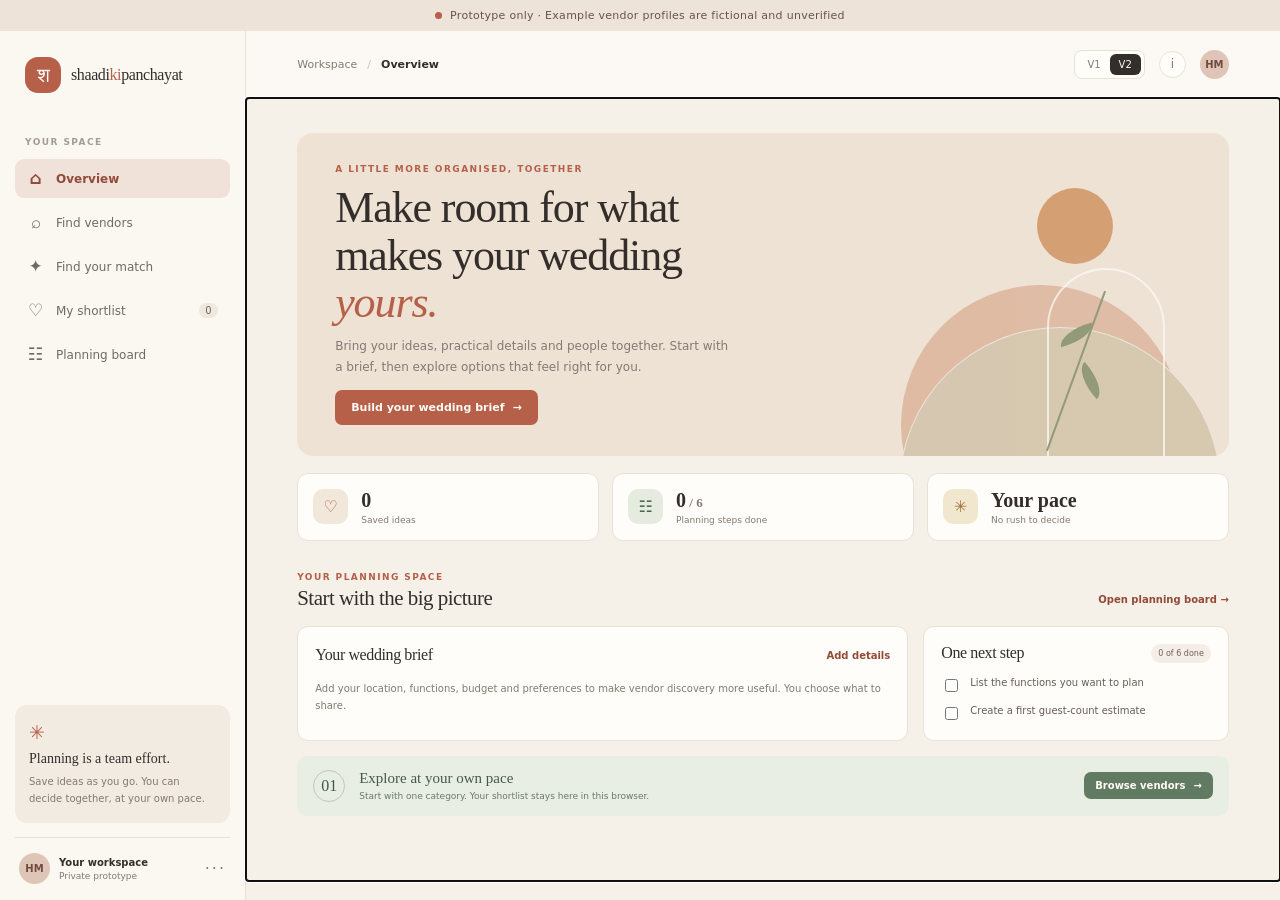
<file: himani app project/index.html>
<!doctype html>
<html lang="en">
  <head>
    <meta charset="utf-8" />
    <meta name="viewport" content="width=device-width, initial-scale=1" />
    <meta name="theme-color" content="#f6f1e8" />
    <meta
      name="description"
      content="Shaadikipanchayat is a wedding vendor discovery and planning prototype."
    />
    <title>Shaadikipanchayat — plan together</title>
    <link rel="stylesheet" href="./styles.css?v=6" />
    <script src="./app.js?v=6" defer></script>
  </head>
  <body>
    <div class="prototype-banner">
      <span class="banner-dot" aria-hidden="true"></span>
      Prototype only · Example vendor profiles are fictional and unverified
    </div>
    <div class="app-shell">
      <aside class="sidebar" aria-label="Main navigation">
        <a class="brand" href="#" data-nav="home" aria-label="Shaadikipanchayat home">
          <span class="brand-mark" aria-hidden="true">श</span>
          <span class="brand-name">shaadi<span>ki</span>panchayat</span>
        </a>
        <p class="side-label">YOUR SPACE</p>
        <nav class="side-nav">
          <button class="nav-item active" data-nav="home"><span class="nav-icon">⌂</span>Overview</button>
          <button class="nav-item" data-nav="discover"><span class="nav-icon">⌕</span>Find vendors</button>
          <button class="nav-item" data-nav="match" data-v2-only><span class="nav-icon">✦</span>Find your match</button>
          <button class="nav-item" data-nav="shortlist"><span class="nav-icon">♡</span>My shortlist <span class="nav-count" id="shortlist-count">0</span></button>
          <button class="nav-item" data-nav="planner"><span class="nav-icon">☷</span>Planning board</button>
        </nav>
        <div class="sidebar-bottom">
          <div class="help-card">
            <span class="help-sparkle" aria-hidden="true">✳</span>
            <strong>Planning is a team effort.</strong>
            <p>Save ideas as you go. You can decide together, at your own pace.</p>
          </div>
          <div class="profile-chip">
            <span class="avatar">HM</span>
            <span><strong>Your workspace</strong><small>Private prototype</small></span>
            <span class="profile-menu" aria-hidden="true">···</span>
          </div>
        </div>
      </aside>

      <main class="main-area">
        <header class="topbar">
          <div class="breadcrumb"><span>Workspace</span><span class="crumb-sep">/</span><strong id="page-crumb">Overview</strong></div>
          <div class="top-actions">
            <div class="version-switch" role="group" aria-label="Choose prototype version">
              <button data-version="v1" aria-pressed="false">V1</button>
              <button data-version="v2" class="selected" aria-pressed="true">V2</button>
            </div>
            <button class="icon-button notification-button" aria-label="Prototype information" data-action="prototype-info">i</button>
            <span class="avatar top-avatar" aria-label="Himani Mittal">HM</span>
          </div>
        </header>

        <div class="content" id="app-content" tabindex="-1"></div>
      </main>
    </div>
    <div class="toast-region" id="toast-region" aria-live="polite" aria-atomic="true"></div>
    <dialog class="app-dialog" id="app-dialog" aria-labelledby="dialog-title">
      <div id="dialog-content"></div>
    </dialog>
  </body>
</html>
</file>
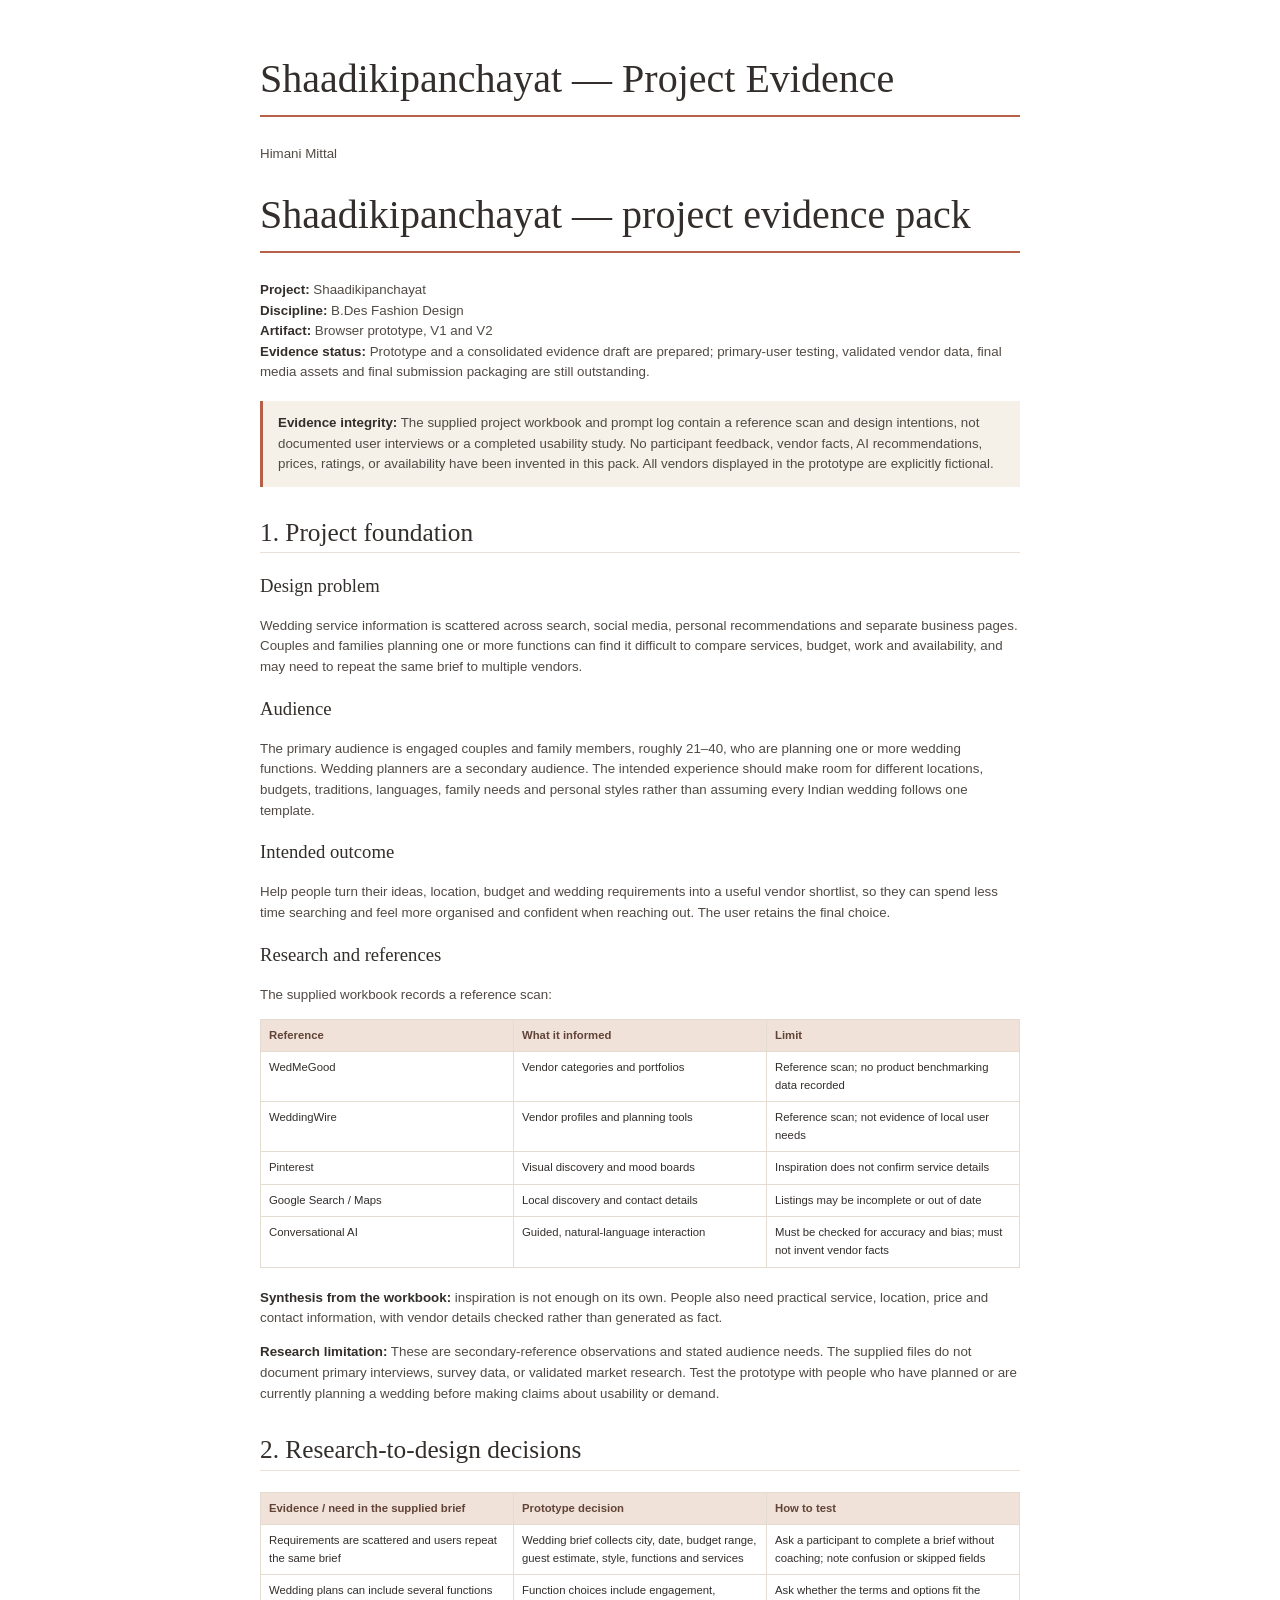
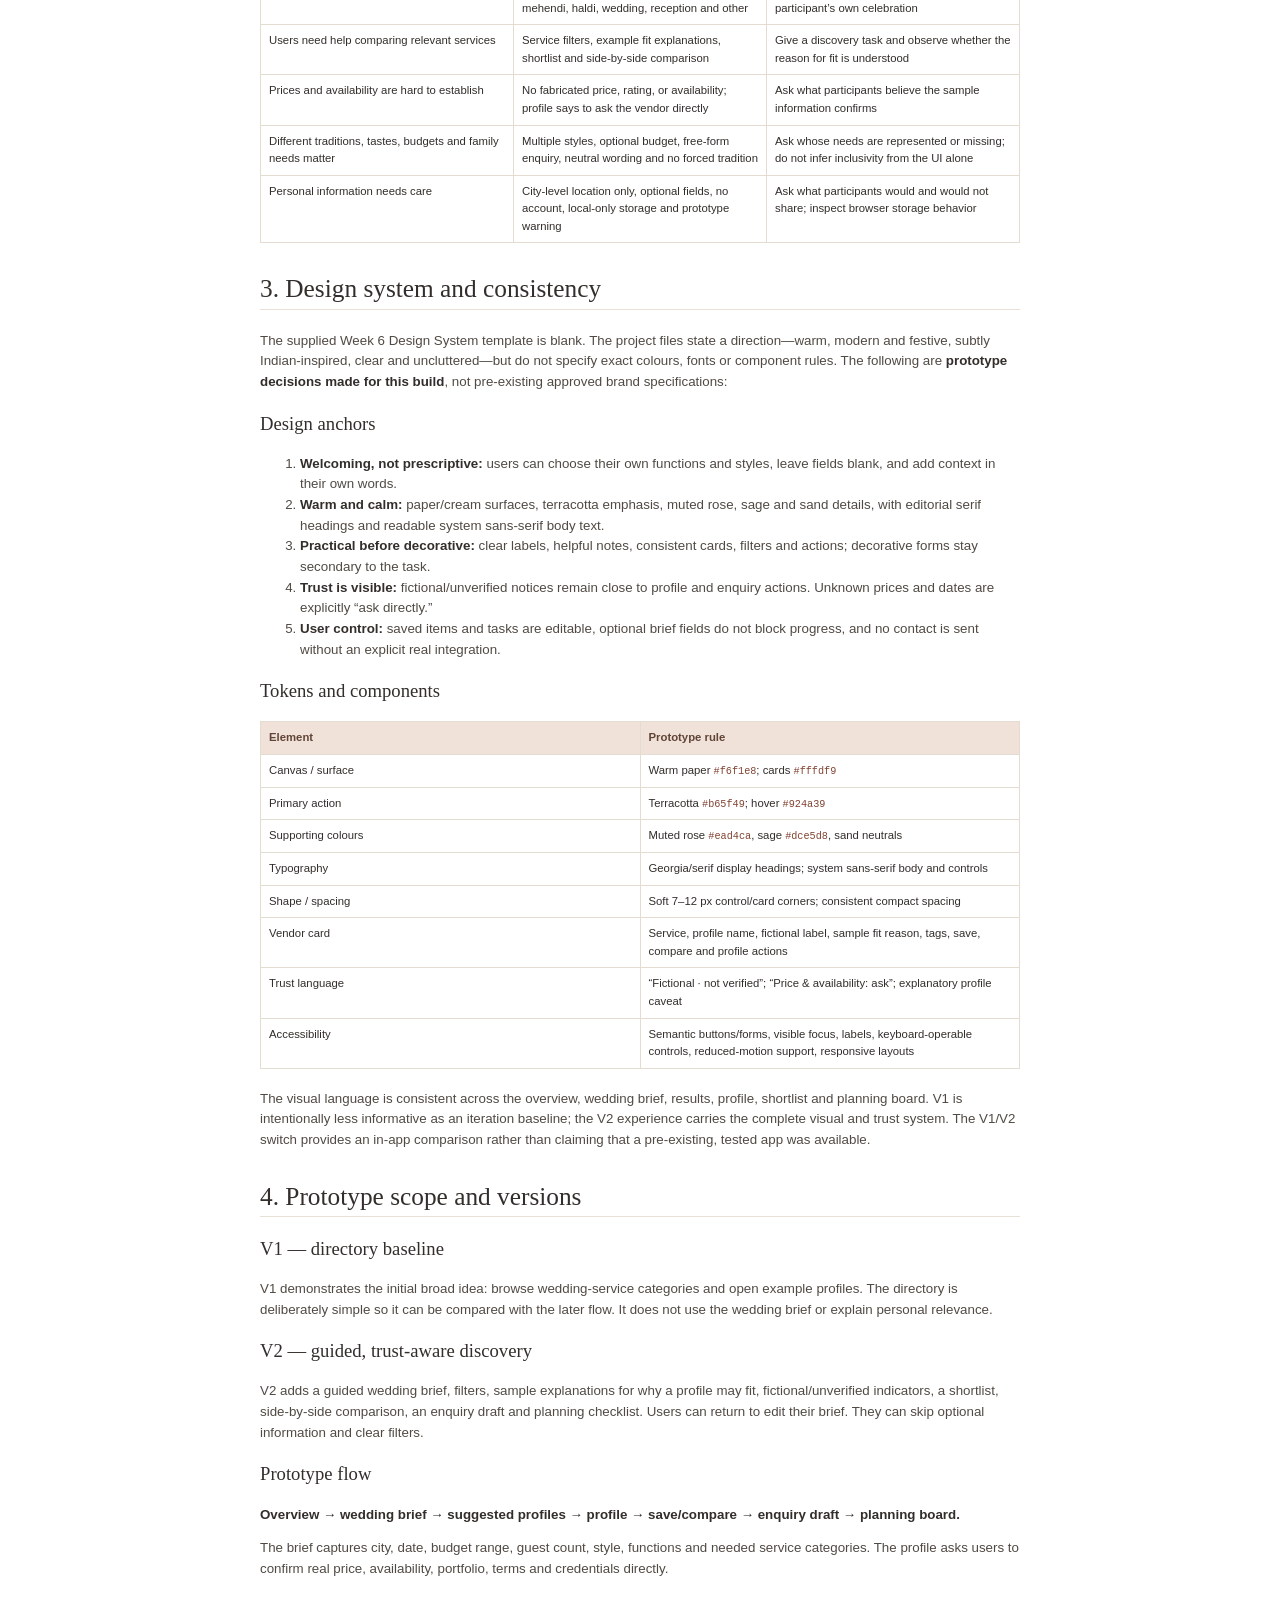
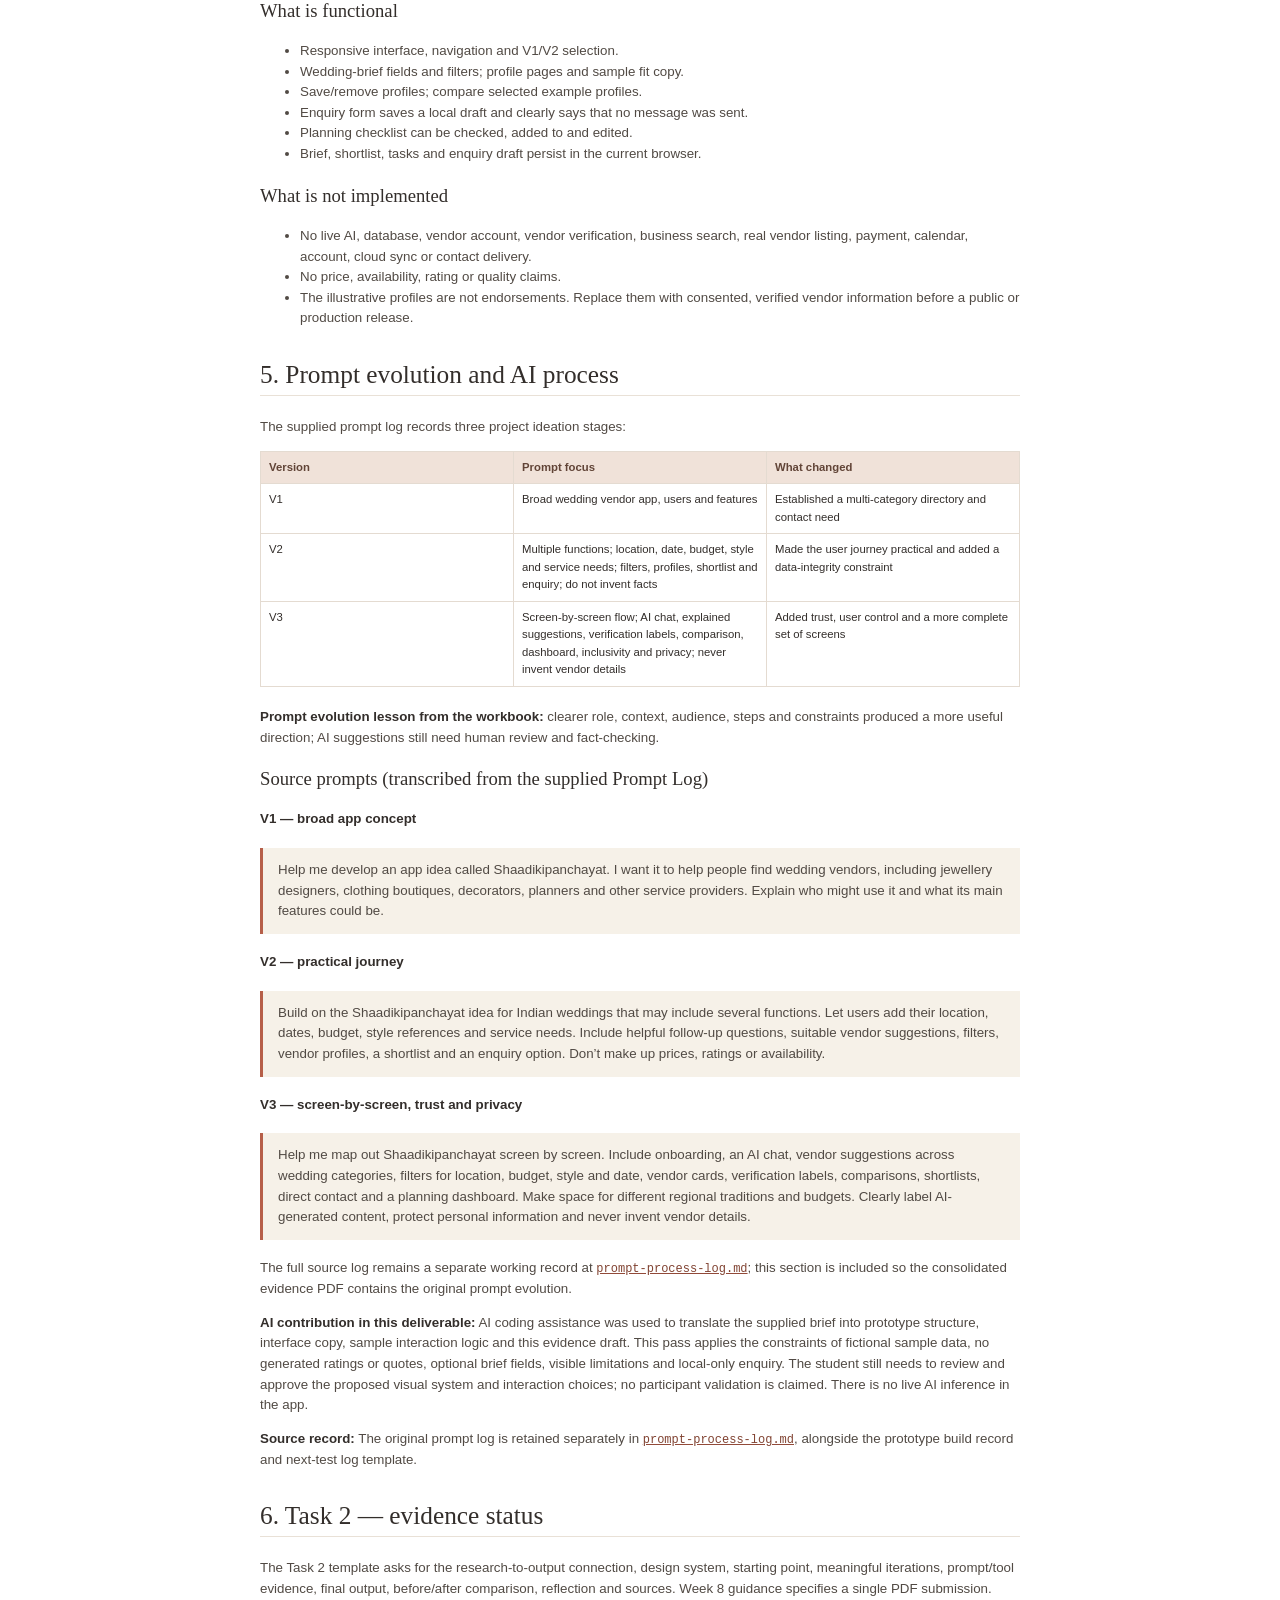
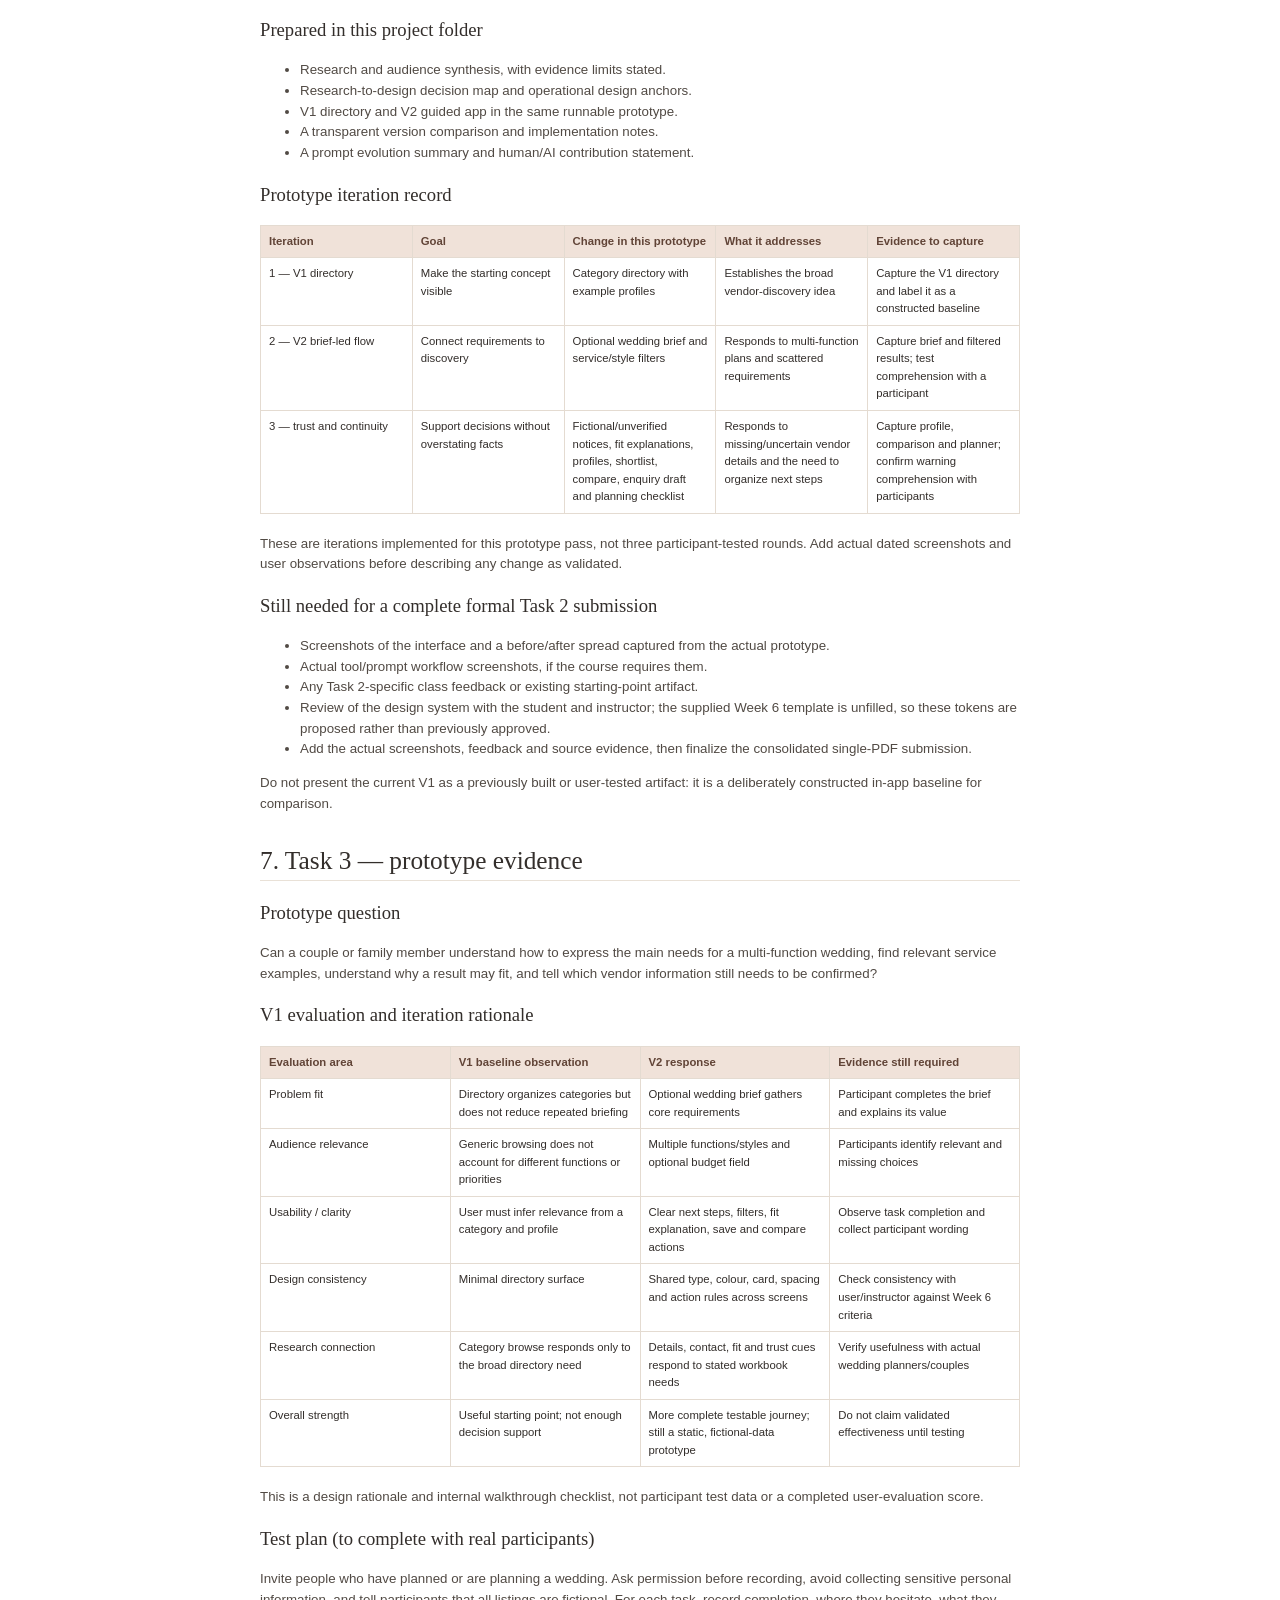
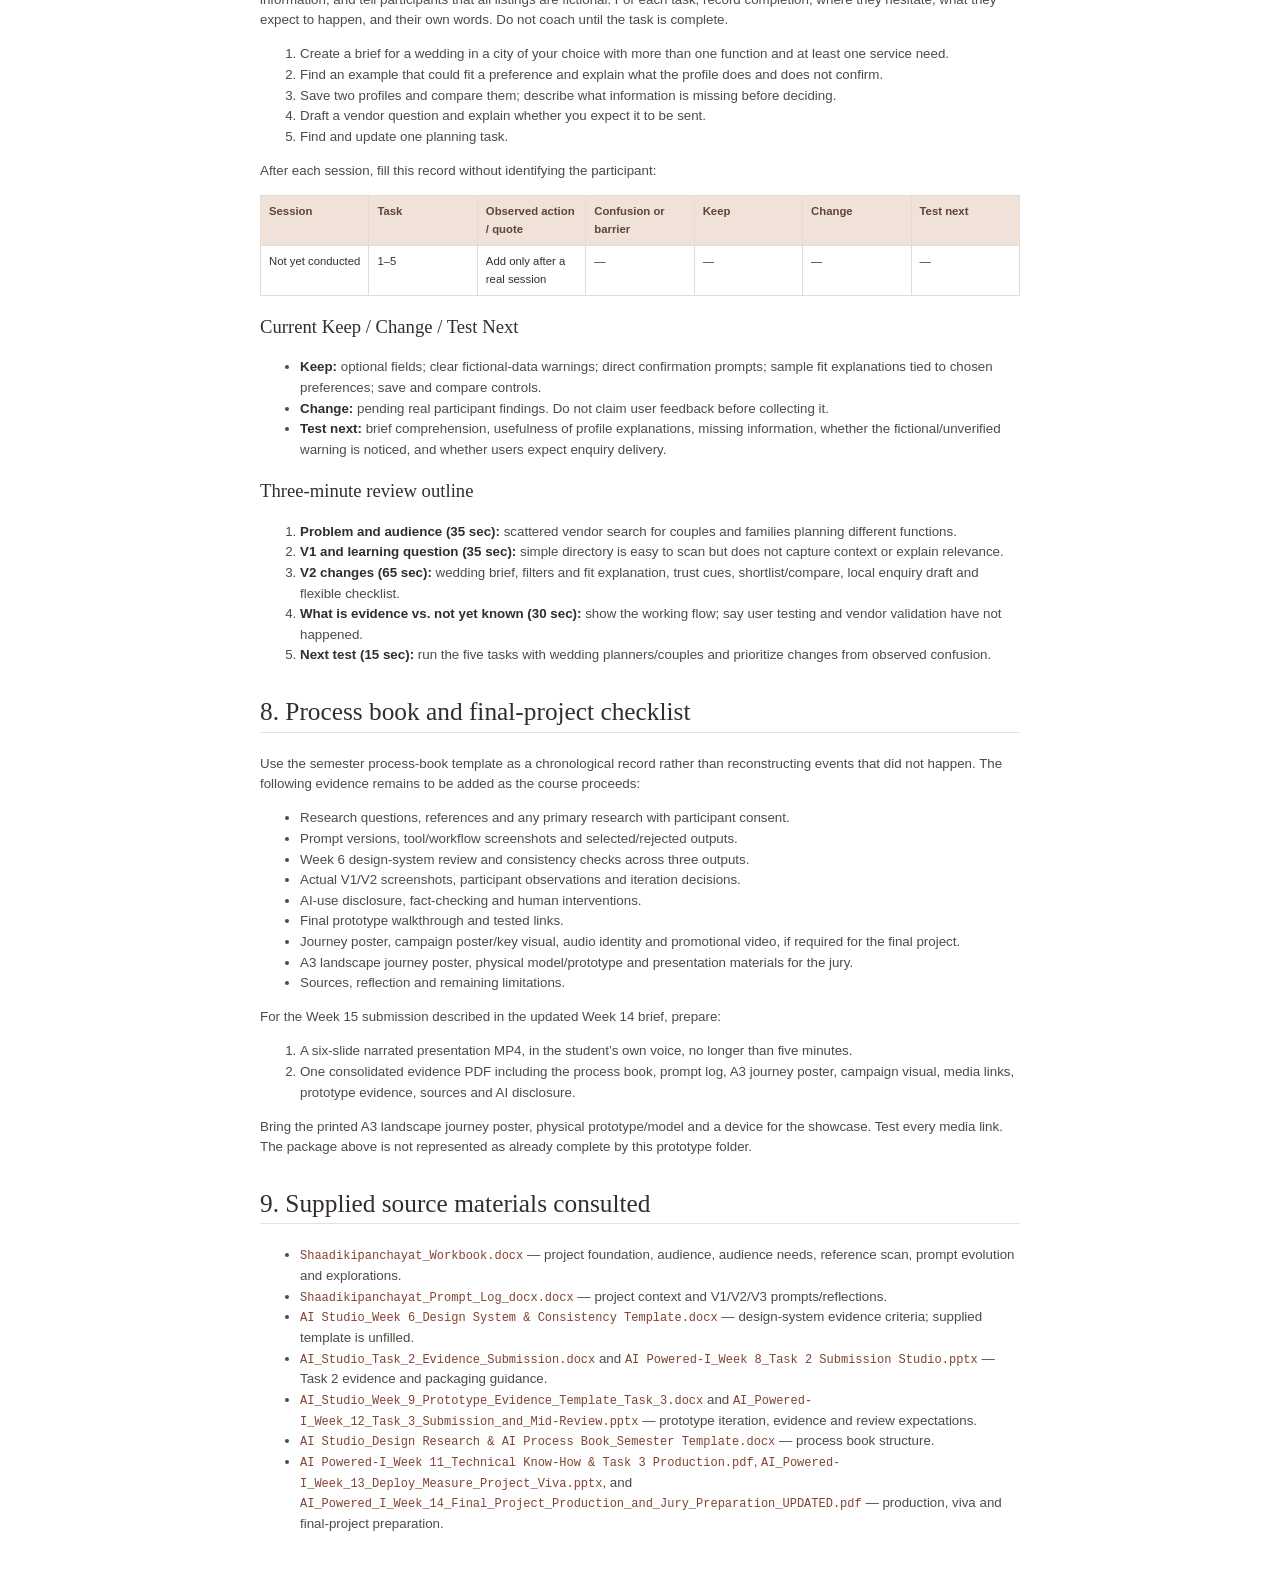
<file: himani app project/docs/project-evidence.html>
<!DOCTYPE html>
<html xmlns="http://www.w3.org/1999/xhtml" lang="" xml:lang="">
<head>
  <meta charset="utf-8" />
  <meta name="generator" content="pandoc" />
  <meta name="viewport" content="width=device-width, initial-scale=1.0, user-scalable=yes" />
  <meta name="author" content="Himani Mittal" />
  <title>Shaadikipanchayat — Project Evidence</title>
  <style>
    /* Default styles provided by pandoc.
    ** See https://pandoc.org/MANUAL.html#variables-for-html for config info.
    */
    code{white-space: pre-wrap;}
    span.smallcaps{font-variant: small-caps;}
    div.columns{display: flex; gap: min(4vw, 1.5em);}
    div.column{flex: auto; overflow-x: auto;}
    div.hanging-indent{margin-left: 1.5em; text-indent: -1.5em;}
    /* The extra [class] is a hack that increases specificity enough to
       override a similar rule in reveal.js */
    ul.task-list[class]{list-style: none;}
    ul.task-list li input[type="checkbox"] {
      font-size: inherit;
      width: 0.8em;
      margin: 0 0.8em 0.2em -1.6em;
      vertical-align: middle;
    }
    .display.math{display: block; text-align: center; margin: 0.5rem auto;}
  </style>
  <link rel="stylesheet" href="evidence-print.css" />
</head>
<body>
<header id="title-block-header">
<h1 class="title">Shaadikipanchayat — Project Evidence</h1>
<p class="author">Himani Mittal</p>
</header>
<h1 id="shaadikipanchayat-project-evidence-pack">Shaadikipanchayat —
project evidence pack</h1>
<p><strong>Project:</strong> Shaadikipanchayat<br />
<strong>Discipline:</strong> B.Des Fashion Design<br />
<strong>Artifact:</strong> Browser prototype, V1 and V2<br />
<strong>Evidence status:</strong> Prototype and a consolidated evidence
draft are prepared; primary-user testing, validated vendor data, final
media assets and final submission packaging are still outstanding.</p>
<blockquote>
<p><strong>Evidence integrity:</strong> The supplied project workbook
and prompt log contain a reference scan and design intentions, not
documented user interviews or a completed usability study. No
participant feedback, vendor facts, AI recommendations, prices, ratings,
or availability have been invented in this pack. All vendors displayed
in the prototype are explicitly fictional.</p>
</blockquote>
<h2 id="project-foundation">1. Project foundation</h2>
<h3 id="design-problem">Design problem</h3>
<p>Wedding service information is scattered across search, social media,
personal recommendations and separate business pages. Couples and
families planning one or more functions can find it difficult to compare
services, budget, work and availability, and may need to repeat the same
brief to multiple vendors.</p>
<h3 id="audience">Audience</h3>
<p>The primary audience is engaged couples and family members, roughly
21–40, who are planning one or more wedding functions. Wedding planners
are a secondary audience. The intended experience should make room for
different locations, budgets, traditions, languages, family needs and
personal styles rather than assuming every Indian wedding follows one
template.</p>
<h3 id="intended-outcome">Intended outcome</h3>
<p>Help people turn their ideas, location, budget and wedding
requirements into a useful vendor shortlist, so they can spend less time
searching and feel more organised and confident when reaching out. The
user retains the final choice.</p>
<h3 id="research-and-references">Research and references</h3>
<p>The supplied workbook records a reference scan:</p>
<table>
<colgroup>
<col style="width: 33%" />
<col style="width: 33%" />
<col style="width: 33%" />
</colgroup>
<thead>
<tr>
<th>Reference</th>
<th>What it informed</th>
<th>Limit</th>
</tr>
</thead>
<tbody>
<tr>
<td>WedMeGood</td>
<td>Vendor categories and portfolios</td>
<td>Reference scan; no product benchmarking data recorded</td>
</tr>
<tr>
<td>WeddingWire</td>
<td>Vendor profiles and planning tools</td>
<td>Reference scan; not evidence of local user needs</td>
</tr>
<tr>
<td>Pinterest</td>
<td>Visual discovery and mood boards</td>
<td>Inspiration does not confirm service details</td>
</tr>
<tr>
<td>Google Search / Maps</td>
<td>Local discovery and contact details</td>
<td>Listings may be incomplete or out of date</td>
</tr>
<tr>
<td>Conversational AI</td>
<td>Guided, natural-language interaction</td>
<td>Must be checked for accuracy and bias; must not invent vendor
facts</td>
</tr>
</tbody>
</table>
<p><strong>Synthesis from the workbook:</strong> inspiration is not
enough on its own. People also need practical service, location, price
and contact information, with vendor details checked rather than
generated as fact.</p>
<p><strong>Research limitation:</strong> These are secondary-reference
observations and stated audience needs. The supplied files do not
document primary interviews, survey data, or validated market research.
Test the prototype with people who have planned or are currently
planning a wedding before making claims about usability or demand.</p>
<h2 id="research-to-design-decisions">2. Research-to-design
decisions</h2>
<table>
<colgroup>
<col style="width: 33%" />
<col style="width: 33%" />
<col style="width: 33%" />
</colgroup>
<thead>
<tr>
<th>Evidence / need in the supplied brief</th>
<th>Prototype decision</th>
<th>How to test</th>
</tr>
</thead>
<tbody>
<tr>
<td>Requirements are scattered and users repeat the same brief</td>
<td>Wedding brief collects city, date, budget range, guest estimate,
style, functions and services</td>
<td>Ask a participant to complete a brief without coaching; note
confusion or skipped fields</td>
</tr>
<tr>
<td>Wedding plans can include several functions</td>
<td>Function choices include engagement, mehendi, haldi, wedding,
reception and other</td>
<td>Ask whether the terms and options fit the participant’s own
celebration</td>
</tr>
<tr>
<td>Users need help comparing relevant services</td>
<td>Service filters, example fit explanations, shortlist and
side-by-side comparison</td>
<td>Give a discovery task and observe whether the reason for fit is
understood</td>
</tr>
<tr>
<td>Prices and availability are hard to establish</td>
<td>No fabricated price, rating, or availability; profile says to ask
the vendor directly</td>
<td>Ask what participants believe the sample information confirms</td>
</tr>
<tr>
<td>Different traditions, tastes, budgets and family needs matter</td>
<td>Multiple styles, optional budget, free-form enquiry, neutral wording
and no forced tradition</td>
<td>Ask whose needs are represented or missing; do not infer inclusivity
from the UI alone</td>
</tr>
<tr>
<td>Personal information needs care</td>
<td>City-level location only, optional fields, no account, local-only
storage and prototype warning</td>
<td>Ask what participants would and would not share; inspect browser
storage behavior</td>
</tr>
</tbody>
</table>
<h2 id="design-system-and-consistency">3. Design system and
consistency</h2>
<p>The supplied Week 6 Design System template is blank. The project
files state a direction—warm, modern and festive, subtly
Indian-inspired, clear and uncluttered—but do not specify exact colours,
fonts or component rules. The following are <strong>prototype decisions
made for this build</strong>, not pre-existing approved brand
specifications:</p>
<h3 id="design-anchors">Design anchors</h3>
<ol type="1">
<li><strong>Welcoming, not prescriptive:</strong> users can choose their
own functions and styles, leave fields blank, and add context in their
own words.</li>
<li><strong>Warm and calm:</strong> paper/cream surfaces, terracotta
emphasis, muted rose, sage and sand details, with editorial serif
headings and readable system sans-serif body text.</li>
<li><strong>Practical before decorative:</strong> clear labels, helpful
notes, consistent cards, filters and actions; decorative forms stay
secondary to the task.</li>
<li><strong>Trust is visible:</strong> fictional/unverified notices
remain close to profile and enquiry actions. Unknown prices and dates
are explicitly “ask directly.”</li>
<li><strong>User control:</strong> saved items and tasks are editable,
optional brief fields do not block progress, and no contact is sent
without an explicit real integration.</li>
</ol>
<h3 id="tokens-and-components">Tokens and components</h3>
<table>
<colgroup>
<col style="width: 50%" />
<col style="width: 50%" />
</colgroup>
<thead>
<tr>
<th>Element</th>
<th>Prototype rule</th>
</tr>
</thead>
<tbody>
<tr>
<td>Canvas / surface</td>
<td>Warm paper <code>#f6f1e8</code>; cards <code>#fffdf9</code></td>
</tr>
<tr>
<td>Primary action</td>
<td>Terracotta <code>#b65f49</code>; hover <code>#924a39</code></td>
</tr>
<tr>
<td>Supporting colours</td>
<td>Muted rose <code>#ead4ca</code>, sage <code>#dce5d8</code>, sand
neutrals</td>
</tr>
<tr>
<td>Typography</td>
<td>Georgia/serif display headings; system sans-serif body and
controls</td>
</tr>
<tr>
<td>Shape / spacing</td>
<td>Soft 7–12 px control/card corners; consistent compact spacing</td>
</tr>
<tr>
<td>Vendor card</td>
<td>Service, profile name, fictional label, sample fit reason, tags,
save, compare and profile actions</td>
</tr>
<tr>
<td>Trust language</td>
<td>“Fictional · not verified”; “Price &amp; availability: ask”;
explanatory profile caveat</td>
</tr>
<tr>
<td>Accessibility</td>
<td>Semantic buttons/forms, visible focus, labels, keyboard-operable
controls, reduced-motion support, responsive layouts</td>
</tr>
</tbody>
</table>
<p>The visual language is consistent across the overview, wedding brief,
results, profile, shortlist and planning board. V1 is intentionally less
informative as an iteration baseline; the V2 experience carries the
complete visual and trust system. The V1/V2 switch provides an in-app
comparison rather than claiming that a pre-existing, tested app was
available.</p>
<h2 id="prototype-scope-and-versions">4. Prototype scope and
versions</h2>
<h3 id="v1-directory-baseline">V1 — directory baseline</h3>
<p>V1 demonstrates the initial broad idea: browse wedding-service
categories and open example profiles. The directory is deliberately
simple so it can be compared with the later flow. It does not use the
wedding brief or explain personal relevance.</p>
<h3 id="v2-guided-trust-aware-discovery">V2 — guided, trust-aware
discovery</h3>
<p>V2 adds a guided wedding brief, filters, sample explanations for why
a profile may fit, fictional/unverified indicators, a shortlist,
side-by-side comparison, an enquiry draft and planning checklist. Users
can return to edit their brief. They can skip optional information and
clear filters.</p>
<h3 id="prototype-flow">Prototype flow</h3>
<p><strong>Overview → wedding brief → suggested profiles → profile →
save/compare → enquiry draft → planning board.</strong></p>
<p>The brief captures city, date, budget range, guest count, style,
functions and needed service categories. The profile asks users to
confirm real price, availability, portfolio, terms and credentials
directly.</p>
<h3 id="what-is-functional">What is functional</h3>
<ul>
<li>Responsive interface, navigation and V1/V2 selection.</li>
<li>Wedding-brief fields and filters; profile pages and sample fit
copy.</li>
<li>Save/remove profiles; compare selected example profiles.</li>
<li>Enquiry form saves a local draft and clearly says that no message
was sent.</li>
<li>Planning checklist can be checked, added to and edited.</li>
<li>Brief, shortlist, tasks and enquiry draft persist in the current
browser.</li>
</ul>
<h3 id="what-is-not-implemented">What is not implemented</h3>
<ul>
<li>No live AI, database, vendor account, vendor verification, business
search, real vendor listing, payment, calendar, account, cloud sync or
contact delivery.</li>
<li>No price, availability, rating or quality claims.</li>
<li>The illustrative profiles are not endorsements. Replace them with
consented, verified vendor information before a public or production
release.</li>
</ul>
<h2 id="prompt-evolution-and-ai-process">5. Prompt evolution and AI
process</h2>
<p>The supplied prompt log records three project ideation stages:</p>
<table>
<colgroup>
<col style="width: 33%" />
<col style="width: 33%" />
<col style="width: 33%" />
</colgroup>
<thead>
<tr>
<th>Version</th>
<th>Prompt focus</th>
<th>What changed</th>
</tr>
</thead>
<tbody>
<tr>
<td>V1</td>
<td>Broad wedding vendor app, users and features</td>
<td>Established a multi-category directory and contact need</td>
</tr>
<tr>
<td>V2</td>
<td>Multiple functions; location, date, budget, style and service needs;
filters, profiles, shortlist and enquiry; do not invent facts</td>
<td>Made the user journey practical and added a data-integrity
constraint</td>
</tr>
<tr>
<td>V3</td>
<td>Screen-by-screen flow; AI chat, explained suggestions, verification
labels, comparison, dashboard, inclusivity and privacy; never invent
vendor details</td>
<td>Added trust, user control and a more complete set of screens</td>
</tr>
</tbody>
</table>
<p><strong>Prompt evolution lesson from the workbook:</strong> clearer
role, context, audience, steps and constraints produced a more useful
direction; AI suggestions still need human review and fact-checking.</p>
<h3 id="source-prompts-transcribed-from-the-supplied-prompt-log">Source
prompts (transcribed from the supplied Prompt Log)</h3>
<p><strong>V1 — broad app concept</strong></p>
<blockquote>
<p>Help me develop an app idea called Shaadikipanchayat. I want it to
help people find wedding vendors, including jewellery designers,
clothing boutiques, decorators, planners and other service providers.
Explain who might use it and what its main features could be.</p>
</blockquote>
<p><strong>V2 — practical journey</strong></p>
<blockquote>
<p>Build on the Shaadikipanchayat idea for Indian weddings that may
include several functions. Let users add their location, dates, budget,
style references and service needs. Include helpful follow-up questions,
suitable vendor suggestions, filters, vendor profiles, a shortlist and
an enquiry option. Don’t make up prices, ratings or availability.</p>
</blockquote>
<p><strong>V3 — screen-by-screen, trust and privacy</strong></p>
<blockquote>
<p>Help me map out Shaadikipanchayat screen by screen. Include
onboarding, an AI chat, vendor suggestions across wedding categories,
filters for location, budget, style and date, vendor cards, verification
labels, comparisons, shortlists, direct contact and a planning
dashboard. Make space for different regional traditions and budgets.
Clearly label AI-generated content, protect personal information and
never invent vendor details.</p>
</blockquote>
<p>The full source log remains a separate working record at <a
href="./prompt-process-log.md"><code>prompt-process-log.md</code></a>;
this section is included so the consolidated evidence PDF contains the
original prompt evolution.</p>
<p><strong>AI contribution in this deliverable:</strong> AI coding
assistance was used to translate the supplied brief into prototype
structure, interface copy, sample interaction logic and this evidence
draft. This pass applies the constraints of fictional sample data, no
generated ratings or quotes, optional brief fields, visible limitations
and local-only enquiry. The student still needs to review and approve
the proposed visual system and interaction choices; no participant
validation is claimed. There is no live AI inference in the app.</p>
<p><strong>Source record:</strong> The original prompt log is retained
separately in <a
href="./prompt-process-log.md"><code>prompt-process-log.md</code></a>,
alongside the prototype build record and next-test log template.</p>
<h2 id="task-2-evidence-status">6. Task 2 — evidence status</h2>
<p>The Task 2 template asks for the research-to-output connection,
design system, starting point, meaningful iterations, prompt/tool
evidence, final output, before/after comparison, reflection and sources.
Week 8 guidance specifies a single PDF submission.</p>
<h3 id="prepared-in-this-project-folder">Prepared in this project
folder</h3>
<ul>
<li>Research and audience synthesis, with evidence limits stated.</li>
<li>Research-to-design decision map and operational design anchors.</li>
<li>V1 directory and V2 guided app in the same runnable prototype.</li>
<li>A transparent version comparison and implementation notes.</li>
<li>A prompt evolution summary and human/AI contribution statement.</li>
</ul>
<h3 id="prototype-iteration-record">Prototype iteration record</h3>
<table>
<colgroup>
<col style="width: 20%" />
<col style="width: 20%" />
<col style="width: 20%" />
<col style="width: 20%" />
<col style="width: 20%" />
</colgroup>
<thead>
<tr>
<th>Iteration</th>
<th>Goal</th>
<th>Change in this prototype</th>
<th>What it addresses</th>
<th>Evidence to capture</th>
</tr>
</thead>
<tbody>
<tr>
<td>1 — V1 directory</td>
<td>Make the starting concept visible</td>
<td>Category directory with example profiles</td>
<td>Establishes the broad vendor-discovery idea</td>
<td>Capture the V1 directory and label it as a constructed baseline</td>
</tr>
<tr>
<td>2 — V2 brief-led flow</td>
<td>Connect requirements to discovery</td>
<td>Optional wedding brief and service/style filters</td>
<td>Responds to multi-function plans and scattered requirements</td>
<td>Capture brief and filtered results; test comprehension with a
participant</td>
</tr>
<tr>
<td>3 — trust and continuity</td>
<td>Support decisions without overstating facts</td>
<td>Fictional/unverified notices, fit explanations, profiles, shortlist,
compare, enquiry draft and planning checklist</td>
<td>Responds to missing/uncertain vendor details and the need to
organize next steps</td>
<td>Capture profile, comparison and planner; confirm warning
comprehension with participants</td>
</tr>
</tbody>
</table>
<p>These are iterations implemented for this prototype pass, not three
participant-tested rounds. Add actual dated screenshots and user
observations before describing any change as validated.</p>
<h3 id="still-needed-for-a-complete-formal-task-2-submission">Still
needed for a complete formal Task 2 submission</h3>
<ul>
<li>Screenshots of the interface and a before/after spread captured from
the actual prototype.</li>
<li>Actual tool/prompt workflow screenshots, if the course requires
them.</li>
<li>Any Task 2-specific class feedback or existing starting-point
artifact.</li>
<li>Review of the design system with the student and instructor; the
supplied Week 6 template is unfilled, so these tokens are proposed
rather than previously approved.</li>
<li>Add the actual screenshots, feedback and source evidence, then
finalize the consolidated single-PDF submission.</li>
</ul>
<p>Do not present the current V1 as a previously built or user-tested
artifact: it is a deliberately constructed in-app baseline for
comparison.</p>
<h2 id="task-3-prototype-evidence">7. Task 3 — prototype evidence</h2>
<h3 id="prototype-question">Prototype question</h3>
<p>Can a couple or family member understand how to express the main
needs for a multi-function wedding, find relevant service examples,
understand why a result may fit, and tell which vendor information still
needs to be confirmed?</p>
<h3 id="v1-evaluation-and-iteration-rationale">V1 evaluation and
iteration rationale</h3>
<table>
<colgroup>
<col style="width: 25%" />
<col style="width: 25%" />
<col style="width: 25%" />
<col style="width: 25%" />
</colgroup>
<thead>
<tr>
<th>Evaluation area</th>
<th>V1 baseline observation</th>
<th>V2 response</th>
<th>Evidence still required</th>
</tr>
</thead>
<tbody>
<tr>
<td>Problem fit</td>
<td>Directory organizes categories but does not reduce repeated
briefing</td>
<td>Optional wedding brief gathers core requirements</td>
<td>Participant completes the brief and explains its value</td>
</tr>
<tr>
<td>Audience relevance</td>
<td>Generic browsing does not account for different functions or
priorities</td>
<td>Multiple functions/styles and optional budget field</td>
<td>Participants identify relevant and missing choices</td>
</tr>
<tr>
<td>Usability / clarity</td>
<td>User must infer relevance from a category and profile</td>
<td>Clear next steps, filters, fit explanation, save and compare
actions</td>
<td>Observe task completion and collect participant wording</td>
</tr>
<tr>
<td>Design consistency</td>
<td>Minimal directory surface</td>
<td>Shared type, colour, card, spacing and action rules across
screens</td>
<td>Check consistency with user/instructor against Week 6 criteria</td>
</tr>
<tr>
<td>Research connection</td>
<td>Category browse responds only to the broad directory need</td>
<td>Details, contact, fit and trust cues respond to stated workbook
needs</td>
<td>Verify usefulness with actual wedding planners/couples</td>
</tr>
<tr>
<td>Overall strength</td>
<td>Useful starting point; not enough decision support</td>
<td>More complete testable journey; still a static, fictional-data
prototype</td>
<td>Do not claim validated effectiveness until testing</td>
</tr>
</tbody>
</table>
<p>This is a design rationale and internal walkthrough checklist, not
participant test data or a completed user-evaluation score.</p>
<h3 id="test-plan-to-complete-with-real-participants">Test plan (to
complete with real participants)</h3>
<p>Invite people who have planned or are planning a wedding. Ask
permission before recording, avoid collecting sensitive personal
information, and tell participants that all listings are fictional. For
each task, record completion, where they hesitate, what they expect to
happen, and their own words. Do not coach until the task is
complete.</p>
<ol type="1">
<li>Create a brief for a wedding in a city of your choice with more than
one function and at least one service need.</li>
<li>Find an example that could fit a preference and explain what the
profile does and does not confirm.</li>
<li>Save two profiles and compare them; describe what information is
missing before deciding.</li>
<li>Draft a vendor question and explain whether you expect it to be
sent.</li>
<li>Find and update one planning task.</li>
</ol>
<p>After each session, fill this record without identifying the
participant:</p>
<table style="width:100%;">
<colgroup>
<col style="width: 14%" />
<col style="width: 14%" />
<col style="width: 14%" />
<col style="width: 14%" />
<col style="width: 14%" />
<col style="width: 14%" />
<col style="width: 14%" />
</colgroup>
<thead>
<tr>
<th>Session</th>
<th>Task</th>
<th>Observed action / quote</th>
<th>Confusion or barrier</th>
<th>Keep</th>
<th>Change</th>
<th>Test next</th>
</tr>
</thead>
<tbody>
<tr>
<td>Not yet conducted</td>
<td>1–5</td>
<td>Add only after a real session</td>
<td>—</td>
<td>—</td>
<td>—</td>
<td>—</td>
</tr>
</tbody>
</table>
<h3 id="current-keep-change-test-next">Current Keep / Change / Test
Next</h3>
<ul>
<li><strong>Keep:</strong> optional fields; clear fictional-data
warnings; direct confirmation prompts; sample fit explanations tied to
chosen preferences; save and compare controls.</li>
<li><strong>Change:</strong> pending real participant findings. Do not
claim user feedback before collecting it.</li>
<li><strong>Test next:</strong> brief comprehension, usefulness of
profile explanations, missing information, whether the
fictional/unverified warning is noticed, and whether users expect
enquiry delivery.</li>
</ul>
<h3 id="three-minute-review-outline">Three-minute review outline</h3>
<ol type="1">
<li><strong>Problem and audience (35 sec):</strong> scattered vendor
search for couples and families planning different functions.</li>
<li><strong>V1 and learning question (35 sec):</strong> simple directory
is easy to scan but does not capture context or explain relevance.</li>
<li><strong>V2 changes (65 sec):</strong> wedding brief, filters and fit
explanation, trust cues, shortlist/compare, local enquiry draft and
flexible checklist.</li>
<li><strong>What is evidence vs. not yet known (30 sec):</strong> show
the working flow; say user testing and vendor validation have not
happened.</li>
<li><strong>Next test (15 sec):</strong> run the five tasks with wedding
planners/couples and prioritize changes from observed confusion.</li>
</ol>
<h2 id="process-book-and-final-project-checklist">8. Process book and
final-project checklist</h2>
<p>Use the semester process-book template as a chronological record
rather than reconstructing events that did not happen. The following
evidence remains to be added as the course proceeds:</p>
<ul>
<li>Research questions, references and any primary research with
participant consent.</li>
<li>Prompt versions, tool/workflow screenshots and selected/rejected
outputs.</li>
<li>Week 6 design-system review and consistency checks across three
outputs.</li>
<li>Actual V1/V2 screenshots, participant observations and iteration
decisions.</li>
<li>AI-use disclosure, fact-checking and human interventions.</li>
<li>Final prototype walkthrough and tested links.</li>
<li>Journey poster, campaign poster/key visual, audio identity and
promotional video, if required for the final project.</li>
<li>A3 landscape journey poster, physical model/prototype and
presentation materials for the jury.</li>
<li>Sources, reflection and remaining limitations.</li>
</ul>
<p>For the Week 15 submission described in the updated Week 14 brief,
prepare:</p>
<ol type="1">
<li>A six-slide narrated presentation MP4, in the student’s own voice,
no longer than five minutes.</li>
<li>One consolidated evidence PDF including the process book, prompt
log, A3 journey poster, campaign visual, media links, prototype
evidence, sources and AI disclosure.</li>
</ol>
<p>Bring the printed A3 landscape journey poster, physical
prototype/model and a device for the showcase. Test every media link.
The package above is not represented as already complete by this
prototype folder.</p>
<h2 id="supplied-source-materials-consulted">9. Supplied source
materials consulted</h2>
<ul>
<li><code>Shaadikipanchayat_Workbook.docx</code> — project foundation,
audience, audience needs, reference scan, prompt evolution and
explorations.</li>
<li><code>Shaadikipanchayat_Prompt_Log_docx.docx</code> — project
context and V1/V2/V3 prompts/reflections.</li>
<li><code>AI Studio_Week 6_Design System &amp; Consistency Template.docx</code>
— design-system evidence criteria; supplied template is unfilled.</li>
<li><code>AI_Studio_Task_2_Evidence_Submission.docx</code> and
<code>AI Powered-I_Week 8_Task 2 Submission Studio.pptx</code> — Task 2
evidence and packaging guidance.</li>
<li><code>AI_Studio_Week_9_Prototype_Evidence_Template_Task_3.docx</code>
and
<code>AI_Powered-I_Week_12_Task_3_Submission_and_Mid-Review.pptx</code>
— prototype iteration, evidence and review expectations.</li>
<li><code>AI Studio_Design Research &amp; AI Process Book_Semester Template.docx</code>
— process book structure.</li>
<li><code>AI Powered-I_Week 11_Technical Know-How &amp; Task 3 Production.pdf</code>,
<code>AI_Powered-I_Week_13_Deploy_Measure_Project_Viva.pptx</code>, and
<code>AI_Powered_I_Week_14_Final_Project_Production_and_Jury_Preparation_UPDATED.pdf</code>
— production, viva and final-project preparation.</li>
</ul>
</body>
</html>
</file>
<file: himani app project/styles.css>
:root {
  color-scheme: light;
  --ink: #332e2b;
  --muted: #827a73;
  --muted-2: #a59c93;
  --paper: #f6f1e8;
  --surface: #fffdf9;
  --surface-2: #f1ebe2;
  --line: #e9e1d7;
  --terracotta: #b65f49;
  --terracotta-dark: #924a39;
  --rose: #ead4ca;
  --sage: #dce5d8;
  --sage-ink: #4a674e;
  --gold: #d0a45f;
  --shadow: 0 16px 40px rgb(61 42 30 / 7%);
  font-family: Inter, ui-sans-serif, system-ui, -apple-system, BlinkMacSystemFont, "Segoe UI", sans-serif;
}

* { box-sizing: border-box; }
body { margin: 0; background: var(--paper); color: var(--ink); min-width: 320px; }
button, input, select, textarea { font: inherit; }
button { color: inherit; cursor: pointer; }
button:focus-visible, a:focus-visible, input:focus-visible, select:focus-visible, textarea:focus-visible {
  outline: 3px solid #d9a58f;
  outline-offset: 3px;
}
.prototype-banner {
  min-height: 31px; padding: 6px 16px; display: flex; justify-content: center; align-items: center;
  gap: 8px; background: #ede3d8; color: #665449; font-size: 11px; letter-spacing: .025em;
}
.banner-dot { width: 7px; height: 7px; border-radius: 50%; background: var(--terracotta); }
.app-shell { display: flex; min-height: calc(100vh - 31px); }
.sidebar {
  width: 246px; flex: 0 0 246px; background: #fbf8f2; border-right: 1px solid var(--line);
  display: flex; flex-direction: column; padding: 26px 15px 16px;
}
.brand { display: flex; align-items: center; gap: 10px; text-decoration: none; color: var(--ink); padding: 0 10px; }
.brand-mark {
  display: grid; place-items: center; width: 36px; height: 36px; border-radius: 13px;
  background: var(--terracotta); color: #fffaf3; font-family: Georgia, serif; font-size: 20px;
}
.brand-name { font-family: Georgia, "Times New Roman", serif; font-size: 16px; letter-spacing: -.4px; }
.brand-name span { color: var(--terracotta); }
.side-label { margin: 44px 10px 12px; color: var(--muted-2); font-weight: 700; font-size: 9px; letter-spacing: .16em; }
.side-nav { display: grid; gap: 5px; }
.nav-item {
  width: 100%; display: flex; align-items: center; gap: 12px; border: 0; background: transparent;
  padding: 11px 12px; border-radius: 9px; color: #716963; font-size: 12px; text-align: left;
}
[data-v2-only][hidden] { display: none !important; }
.nav-item:hover { background: #f2ece4; color: var(--ink); }
.nav-item.active { background: #f0e2d9; color: var(--terracotta-dark); font-weight: 650; }
.nav-icon { width: 17px; text-align: center; font-size: 17px; line-height: 1; }
.nav-count { margin-left: auto; min-width: 19px; padding: 2px 6px; border-radius: 20px; background: #eee8df; text-align: center; font-size: 10px; }
.sidebar-bottom { margin-top: auto; }
.help-card { padding: 16px 14px; border-radius: 12px; background: #f2ebe1; }
.help-sparkle { display: block; color: var(--terracotta); font-size: 19px; margin-bottom: 8px; }
.help-card strong { display: block; font-family: Georgia, serif; font-size: 14px; font-weight: 500; }
.help-card p { margin: 7px 0 0; color: var(--muted); font-size: 10px; line-height: 1.65; }
.profile-chip { display: flex; align-items: center; gap: 9px; padding: 15px 4px 0; margin-top: 14px; border-top: 1px solid var(--line); }
.avatar { flex: 0 0 31px; width: 31px; height: 31px; display: grid; place-items: center; border-radius: 50%; background: #dfc5b7; color: #704b3e; font-size: 10px; font-weight: 700; }
.profile-chip strong, .profile-chip small { display: block; }
.profile-chip strong { font-size: 10px; font-weight: 650; }
.profile-chip small { margin-top: 3px; color: var(--muted); font-size: 9px; }
.profile-menu { margin-left: auto; color: var(--muted); letter-spacing: 2px; }
.main-area { min-width: 0; flex: 1; }
.topbar {
  height: 67px; padding: 0 clamp(20px, 4vw, 58px); display: flex; align-items: center;
  justify-content: space-between; border-bottom: 1px solid var(--line); background: rgb(255 253 249 / 70%);
}
.breadcrumb { display: flex; align-items: center; gap: 10px; color: var(--muted); font-size: 11px; }
.breadcrumb strong { color: var(--ink); font-weight: 600; }
.crumb-sep { color: #c9c0b7; }
.top-actions { display: flex; align-items: center; gap: 14px; }
.version-switch { display: flex; padding: 3px; border: 1px solid var(--line); border-radius: 8px; background: #fffdfa; }
.version-switch button { border: 0; background: transparent; padding: 5px 9px; border-radius: 6px; color: var(--muted); font-size: 10px; }
.version-switch button.selected { background: var(--ink); color: #fffaf3; }
.icon-button { border: 1px solid var(--line); width: 27px; height: 27px; display: grid; place-items: center; border-radius: 50%; background: #fffdfa; color: var(--muted); font-size: 12px; }
.top-avatar { width: 29px; height: 29px; flex-basis: 29px; }
.content { max-width: 1180px; margin: 0 auto; padding: 35px clamp(20px, 4vw, 58px) 65px; }
.eyebrow { color: var(--terracotta); font-size: 9px; font-weight: 750; letter-spacing: .16em; text-transform: uppercase; }
h1, h2, h3, p { margin-top: 0; }
h1, h2, h3 { font-family: Georgia, "Times New Roman", serif; font-weight: 400; letter-spacing: -.025em; }
h1 { margin: 10px 0 9px; font-size: clamp(30px, 4.2vw, 43px); line-height: 1.08; }
h2 { font-size: 25px; margin: 0 0 8px; }
h3 { font-size: 18px; margin-bottom: 8px; }
.lead { color: var(--muted); max-width: 570px; font-size: 12px; line-height: 1.75; }
.hero { position: relative; overflow: hidden; min-height: 270px; padding: 31px 38px; border-radius: 16px; background: #eee2d5; display: flex; align-items: center; }
.hero-copy { position: relative; z-index: 1; max-width: 485px; }
.hero h1 { max-width: 450px; font-size: clamp(32px, 4vw, 44px); }
.hero h1 em { color: var(--terracotta); font-weight: 400; }
.hero .lead { max-width: 395px; }
.hero-art { position: absolute; inset: auto 0 0 auto; width: 43%; height: 100%; opacity: .94; }
.hero-art::before {
  content: ""; position: absolute; right: 12%; bottom: -34%; width: 280px; height: 280px; border-radius: 50%;
  background: #dfb9a2;
}
.hero-art::after {
  content: ""; position: absolute; right: 2%; bottom: -60%; width: 320px; height: 320px; border-radius: 50%;
  background: #d5c7ae; border: 1px solid rgb(255 255 255 / 55%);
}
.art-sun { position: absolute; right: 29%; top: 17%; width: 76px; height: 76px; border-radius: 50%; background: #d49c6f; }
.art-arch { position: absolute; right: 16%; bottom: 0; width: 118px; height: 188px; border: 2px solid rgb(255 253 249 / 70%); border-bottom: 0; border-radius: 70px 70px 0 0; z-index: 1; }
.art-stem { position: absolute; right: 38%; bottom: 0; height: 170px; width: 2px; background: #8d9573; transform: rotate(20deg); z-index: 2; }
.art-stem::before, .art-stem::after { content: ""; position: absolute; width: 36px; height: 16px; border-radius: 100% 0 100% 0; background: #8d9573; }
.art-stem::before { top: 43px; left: -29px; transform: rotate(-35deg); }
.art-stem::after { top: 81px; left: 0; transform: rotate(28deg) scaleX(-1); }
.button {
  display: inline-flex; align-items: center; justify-content: center; gap: 8px; border: 0; border-radius: 7px;
  padding: 11px 16px; background: var(--terracotta); color: #fffaf5; font-size: 11px; font-weight: 650;
  text-decoration: none; transition: background .15s, transform .15s;
}
.button:hover { background: var(--terracotta-dark); transform: translateY(-1px); }
.button.secondary { background: #fffdf9; color: var(--ink); border: 1px solid var(--line); }
.button.secondary:hover { background: var(--surface-2); }
.button.ghost { padding: 7px 10px; background: transparent; color: var(--terracotta-dark); border: 1px solid #dfc5b8; }
.button.small { padding: 8px 11px; font-size: 10px; }
.button.full { width: 100%; }
.button:disabled { opacity: .55; cursor: not-allowed; transform: none; }
.section-heading { display: flex; align-items: end; justify-content: space-between; gap: 15px; margin: 31px 0 15px; }
.section-heading h2 { margin: 4px 0 0; font-size: 21px; }
.text-button { border: 0; background: transparent; color: var(--terracotta-dark); font-size: 10px; font-weight: 650; padding: 6px 0; }
.text-button:hover { text-decoration: underline; }
.stats-grid { display: grid; grid-template-columns: repeat(3, 1fr); gap: 13px; margin-top: 17px; }
.stat-card { display: flex; align-items: center; gap: 13px; padding: 15px; border-radius: 11px; border: 1px solid var(--line); background: var(--surface); }
.stat-icon { width: 35px; height: 35px; display: grid; place-items: center; flex: 0 0 35px; border-radius: 10px; background: #f2e7db; color: var(--terracotta); font-size: 16px; }
.stat-card:nth-child(2) .stat-icon { background: #e5ecdf; color: var(--sage-ink); }
.stat-card:nth-child(3) .stat-icon { background: #f1e7cf; color: #9c7439; }
.stat-value { display: block; font-family: Georgia, serif; font-size: 20px; }
.stat-label { display: block; margin-top: 3px; color: var(--muted); font-size: 9px; }
.two-column { display: grid; grid-template-columns: minmax(0, 1.6fr) minmax(210px, .8fr); gap: 15px; margin-top: 14px; }
.panel { padding: 17px; border: 1px solid var(--line); border-radius: 11px; background: var(--surface); }
.panel-title { display: flex; justify-content: space-between; align-items: center; gap: 12px; margin-bottom: 13px; }
.panel-title h3 { margin: 0; font-size: 16px; }
.wedding-brief { display: flex; flex-wrap: wrap; gap: 8px; }
.brief-pill, .tag { display: inline-flex; align-items: center; gap: 5px; border-radius: 30px; background: #f4eee6; padding: 6px 9px; color: #6d625a; font-size: 9px; }
.empty-hint { color: var(--muted); font-size: 10px; line-height: 1.7; margin: 6px 0 0; }
.task-preview { display: grid; gap: 9px; }
.task-row { display: flex; gap: 9px; align-items: flex-start; font-size: 10px; line-height: 1.45; color: #655e58; }
.task-check { width: 13px; height: 13px; flex: 0 0 13px; accent-color: var(--terracotta); }
.step-card {
  display: flex; align-items: center; gap: 14px; padding: 14px 16px; margin-top: 15px; border-radius: 10px;
  background: #e9eee4; color: #445a46;
}
.step-number { width: 32px; height: 32px; flex: 0 0 32px; display: grid; place-items: center; border: 1px solid #bdcbb7; border-radius: 50%; font-family: Georgia, serif; }
.step-copy { flex: 1; }
.step-copy strong { display: block; font-family: Georgia, serif; font-weight: 400; font-size: 15px; }
.step-copy span { display: block; margin-top: 4px; color: #687869; font-size: 9px; }
.step-card .button { white-space: nowrap; background: #607b61; }
.screen-header { display: flex; justify-content: space-between; align-items: start; gap: 18px; margin-bottom: 23px; }
.screen-header h1 { font-size: 34px; margin-bottom: 6px; }
.screen-header .lead { margin-bottom: 0; }
.form-layout { display: grid; grid-template-columns: minmax(0, 1.4fr) minmax(230px, .72fr); gap: 15px; align-items: start; }
.form-panel { padding: 22px; border: 1px solid var(--line); border-radius: 12px; background: var(--surface); }
.form-section + .form-section { border-top: 1px solid var(--line); margin-top: 20px; padding-top: 20px; }
.form-section h3 { margin: 0 0 14px; font-size: 17px; }
.field-grid { display: grid; grid-template-columns: repeat(2, 1fr); gap: 13px; }
.field { display: grid; gap: 6px; }
.field.full-width { grid-column: 1 / -1; }
.field label, .field-label { color: #605952; font-size: 10px; font-weight: 650; }
.field input, .field select, .field textarea {
  width: 100%; padding: 10px 11px; border: 1px solid #e4dbd1; border-radius: 7px; background: #fffefa; color: var(--ink); font-size: 11px;
}
.field input::placeholder, .field textarea::placeholder { color: #b5aca3; }
.field small { color: var(--muted); font-size: 9px; line-height: 1.5; }
.choice-grid { display: flex; flex-wrap: wrap; gap: 7px; }
.choice-chip { position: relative; }
.choice-chip input { position: absolute; opacity: 0; pointer-events: none; }
.choice-chip span { display: block; padding: 8px 10px; border: 1px solid var(--line); border-radius: 30px; background: #fffefa; color: #726962; font-size: 9px; cursor: pointer; }
.choice-chip input:checked + span { border-color: #bc816c; background: #f5e6de; color: #814332; }
.choice-chip input:focus-visible + span { outline: 3px solid #d9a58f; outline-offset: 2px; }
.form-actions { display: flex; justify-content: space-between; gap: 12px; margin-top: 21px; }
.aside-note { position: sticky; top: 20px; padding: 17px; border-radius: 11px; background: #eee8df; }
.aside-note .note-icon { color: var(--terracotta); font-size: 20px; }
.aside-note h3 { margin: 7px 0; font-size: 16px; }
.aside-note p, .aside-note li { color: var(--muted); font-size: 10px; line-height: 1.7; }
.aside-note ul { padding-left: 16px; margin: 10px 0 0; }
.results-summary { display: flex; align-items: center; gap: 10px; flex-wrap: wrap; margin: 15px 0 17px; }
.results-summary .brief-pill { background: #fffdf9; border: 1px solid var(--line); }
.results-layout { display: grid; grid-template-columns: 170px 1fr; gap: 16px; align-items: start; }
.filters { padding: 15px; border: 1px solid var(--line); border-radius: 11px; background: var(--surface); }
.filters h3 { font-size: 15px; margin: 0 0 13px; }
.filter-group + .filter-group { margin-top: 14px; padding-top: 13px; border-top: 1px solid var(--line); }
.filter-group-title { margin-bottom: 8px; color: #675f58; font-size: 9px; font-weight: 700; }
.filter-option { display: flex; gap: 7px; align-items: center; margin: 8px 0; color: var(--muted); font-size: 9px; }
.filter-option input { accent-color: var(--terracotta); }
.vendor-list { display: grid; gap: 11px; }
.vendor-card {
  display: grid; grid-template-columns: 116px 1fr; gap: 14px; padding: 12px;
  border: 1px solid var(--line); border-radius: 11px; background: var(--surface);
}
.vendor-art { position: relative; min-height: 130px; overflow: hidden; border-radius: 8px; background: linear-gradient(150deg, #e4c9b6, #c78668); }
.vendor-art::before { content: ""; position: absolute; width: 94px; height: 94px; border: 1px solid rgb(255 255 255 / 70%); border-radius: 50%; top: 17px; left: 12px; }
.vendor-art::after { content: ""; position: absolute; width: 62px; height: 62px; border-radius: 50%; top: 34px; left: 28px; background: rgb(255 247 232 / 38%); }
.vendor-art.art-sage { background: linear-gradient(150deg, #c5d0bd, #7d907d); }
.vendor-art.art-gold { background: linear-gradient(150deg, #ead7ac, #ba8f56); }
.vendor-art.art-rose { background: linear-gradient(150deg, #e4c6c1, #aa716a); }
.vendor-art.art-blue { background: linear-gradient(150deg, #c9d5d7, #7b9498); }
.vendor-art.art-purple { background: linear-gradient(150deg, #d9cfdf, #9986a1); }
.vendor-art-mark { position: absolute; inset: auto 0 9px; text-align: center; z-index: 1; color: #fffaf3; font-family: Georgia, serif; font-size: 21px; }
.vendor-main { min-width: 0; display: flex; flex-direction: column; }
.vendor-topline { display: flex; align-items: start; justify-content: space-between; gap: 8px; }
.vendor-type { color: var(--terracotta); font-size: 8px; font-weight: 750; letter-spacing: .11em; text-transform: uppercase; }
.vendor-name { margin: 3px 0 4px; font-family: Georgia, serif; font-size: 18px; font-weight: 400; }
.vendor-loc { color: var(--muted); font-size: 9px; }
.save-button { border: 1px solid var(--line); width: 29px; height: 29px; flex: 0 0 29px; display: grid; place-items: center; border-radius: 50%; background: #fffefa; color: #927d71; font-size: 16px; }
.save-button.saved { border-color: #d9aca0; color: var(--terracotta); background: #f7e9e3; }
.vendor-reason { margin: 9px 0; padding: 8px 9px; border-radius: 6px; background: #f1f3eb; color: #566450; font-size: 9px; line-height: 1.5; }
.vendor-tags { display: flex; flex-wrap: wrap; gap: 5px; }
.tag { padding: 5px 7px; font-size: 8px; }
.vendor-footer { display: flex; align-items: center; justify-content: space-between; gap: 8px; margin-top: auto; padding-top: 10px; }
.unverified-label { color: #8e6e3a; font-size: 8px; }
.vendor-actions { display: flex; gap: 6px; align-items: center; }
.vendor-price { color: var(--muted); font-size: 9px; }
.vendor-disclaimer { display: flex; gap: 8px; align-items: start; padding: 10px 12px; margin-bottom: 13px; border: 1px solid #e8d8ba; border-radius: 8px; background: #f7f0e2; color: #7f693e; font-size: 9px; line-height: 1.55; }
.profile-layout { display: grid; grid-template-columns: minmax(0, 1fr) 260px; gap: 16px; }
.profile-cover { min-height: 190px; position: relative; border-radius: 11px; overflow: hidden; background: linear-gradient(140deg, #ead7c9, #be8069); }
.profile-cover::before { content: ""; position: absolute; width: 190px; height: 190px; border-radius: 50%; right: 12%; top: 30px; background: rgb(255 244 222 / 36%); border: 1px solid rgb(255 255 255 / 60%); }
.profile-body { padding: 20px; margin-top: 12px; border: 1px solid var(--line); border-radius: 11px; background: var(--surface); }
.profile-body p { color: var(--muted); font-size: 11px; line-height: 1.75; }
.profile-aside { padding: 17px; border: 1px solid var(--line); border-radius: 11px; background: var(--surface); }
.profile-aside h3 { font-size: 16px; }
.profile-fact { padding: 10px 0; border-bottom: 1px solid var(--line); }
.profile-fact:last-of-type { border-bottom: 0; }
.profile-fact small, .profile-fact strong { display: block; }
.profile-fact small { color: var(--muted); font-size: 9px; }
.profile-fact strong { margin-top: 5px; font-size: 10px; font-weight: 600; }
.empty-state { padding: 36px 20px; border: 1px dashed #d9cec3; border-radius: 11px; text-align: center; background: rgb(255 253 249 / 55%); }
.empty-state .empty-symbol { color: var(--terracotta); font-size: 24px; }
.empty-state h3 { margin: 8px 0 5px; }
.empty-state p { color: var(--muted); font-size: 10px; line-height: 1.7; }
.compare-tray {
  position: sticky; bottom: 14px; z-index: 4; display: flex; align-items: center; justify-content: space-between;
  gap: 10px; padding: 12px 14px; margin-top: 14px; border-radius: 9px; background: #403832; color: #fffaf3; box-shadow: var(--shadow);
}
.compare-tray span { font-size: 10px; }
.planner-grid { display: grid; grid-template-columns: 1fr 270px; gap: 15px; align-items: start; }
.planner-list { display: grid; gap: 7px; }
.planner-task { display: flex; gap: 10px; align-items: start; padding: 12px; border: 1px solid var(--line); border-radius: 8px; background: var(--surface); }
.planner-task input { margin-top: 2px; accent-color: var(--terracotta); }
.planner-task label { flex: 1; font-size: 10px; line-height: 1.5; }
.planner-task small { display: block; margin-top: 3px; color: var(--muted); font-size: 8px; }
.planner-task.done label { color: var(--muted-2); text-decoration: line-through; }
.progress-track { height: 6px; overflow: hidden; border-radius: 10px; background: #eee8df; }
.progress-fill { height: 100%; border-radius: inherit; background: var(--terracotta); transition: width .2s; }
.dialog-backdrop, dialog::backdrop { background: rgb(42 34 29 / 46%); backdrop-filter: blur(2px); }
.app-dialog { width: min(520px, calc(100vw - 28px)); max-height: min(86vh, 760px); padding: 0; overflow: auto; border: 0; border-radius: 14px; background: var(--surface); color: var(--ink); box-shadow: 0 24px 70px rgb(35 25 20 / 25%); }
.dialog-inner { padding: 23px; }
.dialog-head { display: flex; justify-content: space-between; align-items: start; gap: 14px; margin-bottom: 16px; }
.dialog-head h2 { font-size: 23px; margin: 4px 0 0; }
.close-button { border: 1px solid var(--line); width: 28px; height: 28px; display: grid; place-items: center; border-radius: 50%; background: transparent; color: var(--muted); }
.dialog-copy { color: var(--muted); font-size: 10px; line-height: 1.7; }
.dialog-actions { display: flex; justify-content: end; gap: 8px; margin-top: 17px; }
.compare-grid { display: grid; grid-template-columns: repeat(2, 1fr); gap: 10px; }
.compare-card { padding: 12px; border-radius: 8px; background: #f5efe7; }
.compare-card strong { display: block; font-family: Georgia, serif; font-size: 15px; font-weight: 400; }
.compare-card small { display: block; margin: 5px 0 10px; color: var(--muted); font-size: 8px; }
.compare-card p { margin: 7px 0 0; font-size: 9px; line-height: 1.5; }
.toast-region { position: fixed; bottom: 18px; right: 18px; z-index: 9; display: grid; gap: 8px; }
.toast { max-width: min(350px, calc(100vw - 36px)); padding: 12px 15px; border-radius: 8px; background: #403832; color: #fffaf3; box-shadow: var(--shadow); font-size: 10px; animation: toast-in .2s ease-out; }
@keyframes toast-in { from { opacity: 0; transform: translateY(6px); } to { opacity: 1; transform: translateY(0); } }
.v1-banner { padding: 11px 13px; margin-bottom: 15px; border-radius: 8px; background: #f2e7db; color: #755447; font-size: 10px; line-height: 1.6; }
.v1-directory { display: grid; grid-template-columns: repeat(3, 1fr); gap: 12px; }
.v1-card { overflow: hidden; border: 1px solid var(--line); border-radius: 10px; background: var(--surface); }
.v1-card .vendor-art { min-height: 120px; border-radius: 0; }
.v1-card-body { padding: 13px; }
.v1-card h3 { font-size: 16px; margin: 4px 0; }
.v1-card p { color: var(--muted); font-size: 9px; }

.match-screen { min-width: 0; }
.match-hero {
  min-height: 220px; display: flex; align-items: center; justify-content: space-between;
  overflow: hidden; position: relative; border-radius: 16px; padding: 30px 38px;
  background: linear-gradient(135deg, #efe2d6 0%, #ead8c8 55%, #dccab8 100%);
}
.match-hero-copy { position: relative; z-index: 2; max-width: 540px; }
.match-hero h1 { margin: 8px 0 7px; font-size: clamp(36px, 5vw, 52px); color: #48372f; }
.match-hero .lead { max-width: 460px; }
.match-live-pill { display: inline-flex; align-items: center; gap: 7px; margin-top: 8px; padding: 7px 10px; border: 1px solid rgb(180 113 89 / 25%); border-radius: 30px; background: rgb(255 253 249 / 68%); color: var(--terracotta-dark); font-size: 9px; font-weight: 700; }
.match-orbit { position: relative; width: 190px; height: 190px; flex: 0 0 190px; margin-right: 12px; }
.match-orbit-ring { position: absolute; border: 1px solid rgb(145 95 72 / 28%); border-radius: 50%; }
.ring-one { inset: 10px; }
.ring-two { inset: 38px; border-style: dashed; }
.match-centre { position: absolute; inset: 67px; display: grid; place-items: center; border-radius: 50%; background: var(--terracotta); color: #fffaf5; font-family: Georgia, serif; font-size: 13px; box-shadow: 0 12px 30px rgb(145 82 58 / 20%); }
.match-layout { display: grid; grid-template-columns: minmax(390px, 1.18fr) minmax(300px, .82fr); gap: 15px; margin-top: 15px; align-items: start; }
.match-form-card, .match-results { border: 1px solid var(--line); border-radius: 12px; background: var(--surface); }
.match-form-card { padding: 20px; }
.match-results { padding: 20px 16px 16px; }
.match-section-heading { display: flex; justify-content: space-between; align-items: center; gap: 12px; margin-bottom: 18px; }
.match-section-heading > div { display: flex; align-items: center; gap: 9px; }
.match-section-heading h2 { margin: 0; font-size: 19px; }
.match-step { width: 30px; height: 30px; display: grid; place-items: center; border-radius: 50%; background: #ede1d5; color: var(--terracotta-dark); font-family: Georgia, serif; font-size: 10px; }
.match-step.warm { background: #e6eada; color: var(--sage-ink); }
.match-private { color: var(--muted); font-size: 8px; }
.match-fields { display: grid; grid-template-columns: repeat(2, 1fr); gap: 12px; }
.match-choice-section { display: grid; grid-template-columns: 112px 1fr; gap: 12px; align-items: start; padding: 16px 0; border-top: 1px solid var(--line); }
.match-choice-section + .match-choice-section { border-top: 1px solid var(--line); }
.match-choice-section small { display: block; margin-top: 4px; color: var(--muted); font-size: 8px; line-height: 1.5; }
.match-form-actions { display: flex; justify-content: flex-end; gap: 8px; padding-top: 16px; border-top: 1px solid var(--line); }
.match-card-list { display: grid; gap: 10px; }
.match-card { display: grid; grid-template-columns: 92px 1fr; gap: 11px; position: relative; overflow: hidden; padding: 10px; border: 1px solid var(--line); border-radius: 10px; background: #fffdfa; }
.match-card.best-match { border-color: #d8af9d; background: linear-gradient(135deg, #fffdfa 70%, #f8ede6); }
.match-card .vendor-art { min-height: 132px; }
.match-card-body { min-width: 0; }
.match-card h3 { margin: 3px 0 5px; font-size: 17px; }
.match-card p { min-height: 45px; margin: 0 0 7px; color: var(--muted); font-size: 9px; line-height: 1.55; }
.match-rank { position: absolute; z-index: 2; top: 8px; left: 8px; padding: 4px 7px; border-radius: 30px; background: rgb(255 253 249 / 88%); color: var(--terracotta-dark); font-size: 7px; font-weight: 800; }
.match-fit { display: flex; justify-content: space-between; gap: 8px; padding: 7px 0; border-top: 1px solid var(--line); color: var(--muted); font-size: 8px; }
.match-fit-dots { color: var(--terracotta); letter-spacing: 1px; }
.match-card-actions { display: flex; align-items: center; justify-content: space-between; }
.match-card-actions .save-button { width: 27px; height: 27px; flex-basis: 27px; font-size: 14px; }
.match-empty { display: grid; place-items: center; min-height: 300px; padding: 28px 24px; border: 1px dashed #d9cec3; border-radius: 10px; text-align: center; background: #faf7f1; }
.match-empty-symbol { width: 54px; height: 54px; display: grid; place-items: center; border-radius: 50%; background: #eee2d7; color: var(--terracotta); font-size: 22px; }
.match-empty h3 { margin: 12px 0 6px; }
.match-empty p { max-width: 260px; color: var(--muted); font-size: 10px; line-height: 1.7; }
.match-disclaimer { margin: 12px 2px 0; color: #8e7e71; font-size: 8px; line-height: 1.55; }
.sr-only { position: absolute; width: 1px; height: 1px; padding: 0; margin: -1px; overflow: hidden; clip: rect(0,0,0,0); white-space: nowrap; border: 0; }

@media (max-width: 900px) {
  .sidebar { width: 205px; flex-basis: 205px; }
  .content { padding-inline: 25px; }
  .results-layout { grid-template-columns: 145px 1fr; gap: 10px; }
  .match-layout { grid-template-columns: 1fr; }
  .match-results { min-width: 0; }
  .match-card-list { grid-template-columns: repeat(3, 1fr); }
  .match-card { grid-template-columns: 1fr; }
  .match-card .vendor-art { min-height: 110px; }
  .vendor-card { grid-template-columns: 92px 1fr; gap: 10px; }
  .vendor-art { min-height: 125px; }
  .vendor-name { font-size: 16px; }
  .v1-directory { grid-template-columns: repeat(2, 1fr); }
}
@media (max-width: 680px) {
  .prototype-banner { font-size: 9px; text-align: center; }
  .app-shell { display: block; padding-bottom: 59px; }
  .sidebar { position: fixed; z-index: 6; inset: auto 0 0; width: auto; height: 59px; padding: 4px 7px; border: 0; border-top: 1px solid var(--line); background: #fffdf9; }
  .sidebar .brand, .side-label, .sidebar-bottom { display: none; }
  .side-nav { height: 100%; display: grid; grid-template-columns: repeat(5, 1fr); gap: 2px; }
  body.v1-mode .side-nav { grid-template-columns: repeat(4, 1fr); }
  .nav-item { justify-content: center; flex-direction: column; gap: 2px; padding: 4px 2px; font-size: 8px; }
  .nav-icon { font-size: 16px; }
  .nav-count { display: none; }
  .topbar { height: 54px; padding-inline: 14px; }
  .top-actions { gap: 8px; }
  .content { padding: 22px 14px 35px; }
  .hero { min-height: 285px; align-items: start; padding: 25px 22px; }
  .hero-copy { max-width: 91%; }
  .hero-art { width: 70%; opacity: .43; }
  .hero h1 { font-size: 36px; }
  .hero .lead { max-width: 310px; }
  .stats-grid { gap: 7px; }
  .stat-card { align-items: start; flex-direction: column; gap: 8px; padding: 11px; }
  .stat-value { font-size: 17px; }
  .stat-label { line-height: 1.35; }
  .two-column, .form-layout, .profile-layout, .planner-grid { grid-template-columns: 1fr; }
  .match-hero { min-height: 260px; padding: 25px 22px; align-items: flex-start; }
  .match-hero-copy { max-width: 92%; }
  .match-hero h1 { font-size: 38px; }
  .match-orbit { position: absolute; right: -35px; bottom: -38px; width: 150px; height: 150px; opacity: .45; }
  .match-layout { grid-template-columns: 1fr; }
  .match-form-card, .match-results { padding: 15px; }
  .match-fields { grid-template-columns: 1fr; }
  .match-choice-section { grid-template-columns: 1fr; }
  .match-card-list { grid-template-columns: 1fr; }
  .match-card { grid-template-columns: 82px 1fr; }
  .match-card .vendor-art { min-height: 125px; }
  .screen-header { flex-direction: column; }
  .screen-header h1 { font-size: 30px; }
  .form-panel { padding: 16px; }
  .aside-note { position: static; }
  .results-layout { grid-template-columns: 1fr; }
  .filters { display: flex; flex-wrap: wrap; gap: 10px; align-items: start; }
  .filters h3 { width: 100%; margin-bottom: 0; }
  .filter-group { flex: 1; min-width: 130px; }
  .filter-group + .filter-group { margin-top: 0; padding-top: 0; border-top: 0; }
  .vendor-card { grid-template-columns: 86px 1fr; padding: 9px; }
  .vendor-art { min-height: 120px; }
  .vendor-name { font-size: 15px; }
  .vendor-reason { margin: 7px 0; }
  .vendor-footer { align-items: end; flex-wrap: wrap; }
  .vendor-actions { margin-left: auto; }
  .v1-directory { grid-template-columns: 1fr 1fr; gap: 8px; }
  .v1-card .vendor-art { min-height: 90px; }
  .v1-card-body { padding: 10px; }
  .v1-card h3 { font-size: 14px; }
}
@media (max-width: 390px) {
  .field-grid { grid-template-columns: 1fr; }
  .field.full-width { grid-column: auto; }
  .vendor-card { grid-template-columns: 72px 1fr; gap: 8px; }
  .vendor-art { min-height: 110px; }
  .vendor-actions .button { padding: 7px 8px; }
  .v1-directory { grid-template-columns: 1fr; }
}
@media (prefers-reduced-motion: reduce) {
  *, *::before, *::after { scroll-behavior: auto !important; animation-duration: .01ms !important; animation-iteration-count: 1 !important; transition-duration: .01ms !important; }
}
</file>
<file: himani app project/docs/evidence-print.css>
@page {
  size: A4;
  margin: 18mm 17mm 19mm;
}

html {
  color: #332e2b;
  background: #fff;
  font: 10pt/1.55 -apple-system, BlinkMacSystemFont, "Segoe UI", sans-serif;
}

body {
  max-width: 760px;
  margin: 0 auto;
  padding: 28px;
}

h1, h2, h3 {
  color: #332e2b;
  font-family: Georgia, "Times New Roman", serif;
  font-weight: 400;
  line-height: 1.2;
  break-after: avoid;
}

h1 {
  padding-bottom: 12px;
  border-bottom: 2px solid #b65f49;
  font-size: 30pt;
}

h2 {
  margin-top: 30px;
  padding-bottom: 5px;
  border-bottom: 1px solid #e9e1d7;
  font-size: 19pt;
}

h3 { margin-top: 20px; font-size: 14pt; }
p, li { color: #514a44; }
strong { color: #332e2b; }
a { color: #924a39; overflow-wrap: anywhere; }
blockquote {
  margin: 18px 0;
  padding: 12px 15px;
  border-left: 3px solid #b65f49;
  background: #f6f1e8;
}
blockquote p { margin: 0; }
table {
  width: 100%;
  margin: 13px 0 20px;
  border-collapse: collapse;
  break-inside: avoid;
  font-size: 8.5pt;
}
th {
  background: #f0e2d9;
  color: #614437;
  text-align: left;
}
th, td { padding: 7px 8px; border: 1px solid #e4dbd1; vertical-align: top; }
tr { break-inside: avoid; }
code { color: #814332; font-size: .9em; }
hr { border: 0; border-top: 1px solid #e9e1d7; }
@media print {
  body { max-width: none; padding: 0; }
  h2 { break-before: auto; }
  a { text-decoration: none; }
}
</file>
